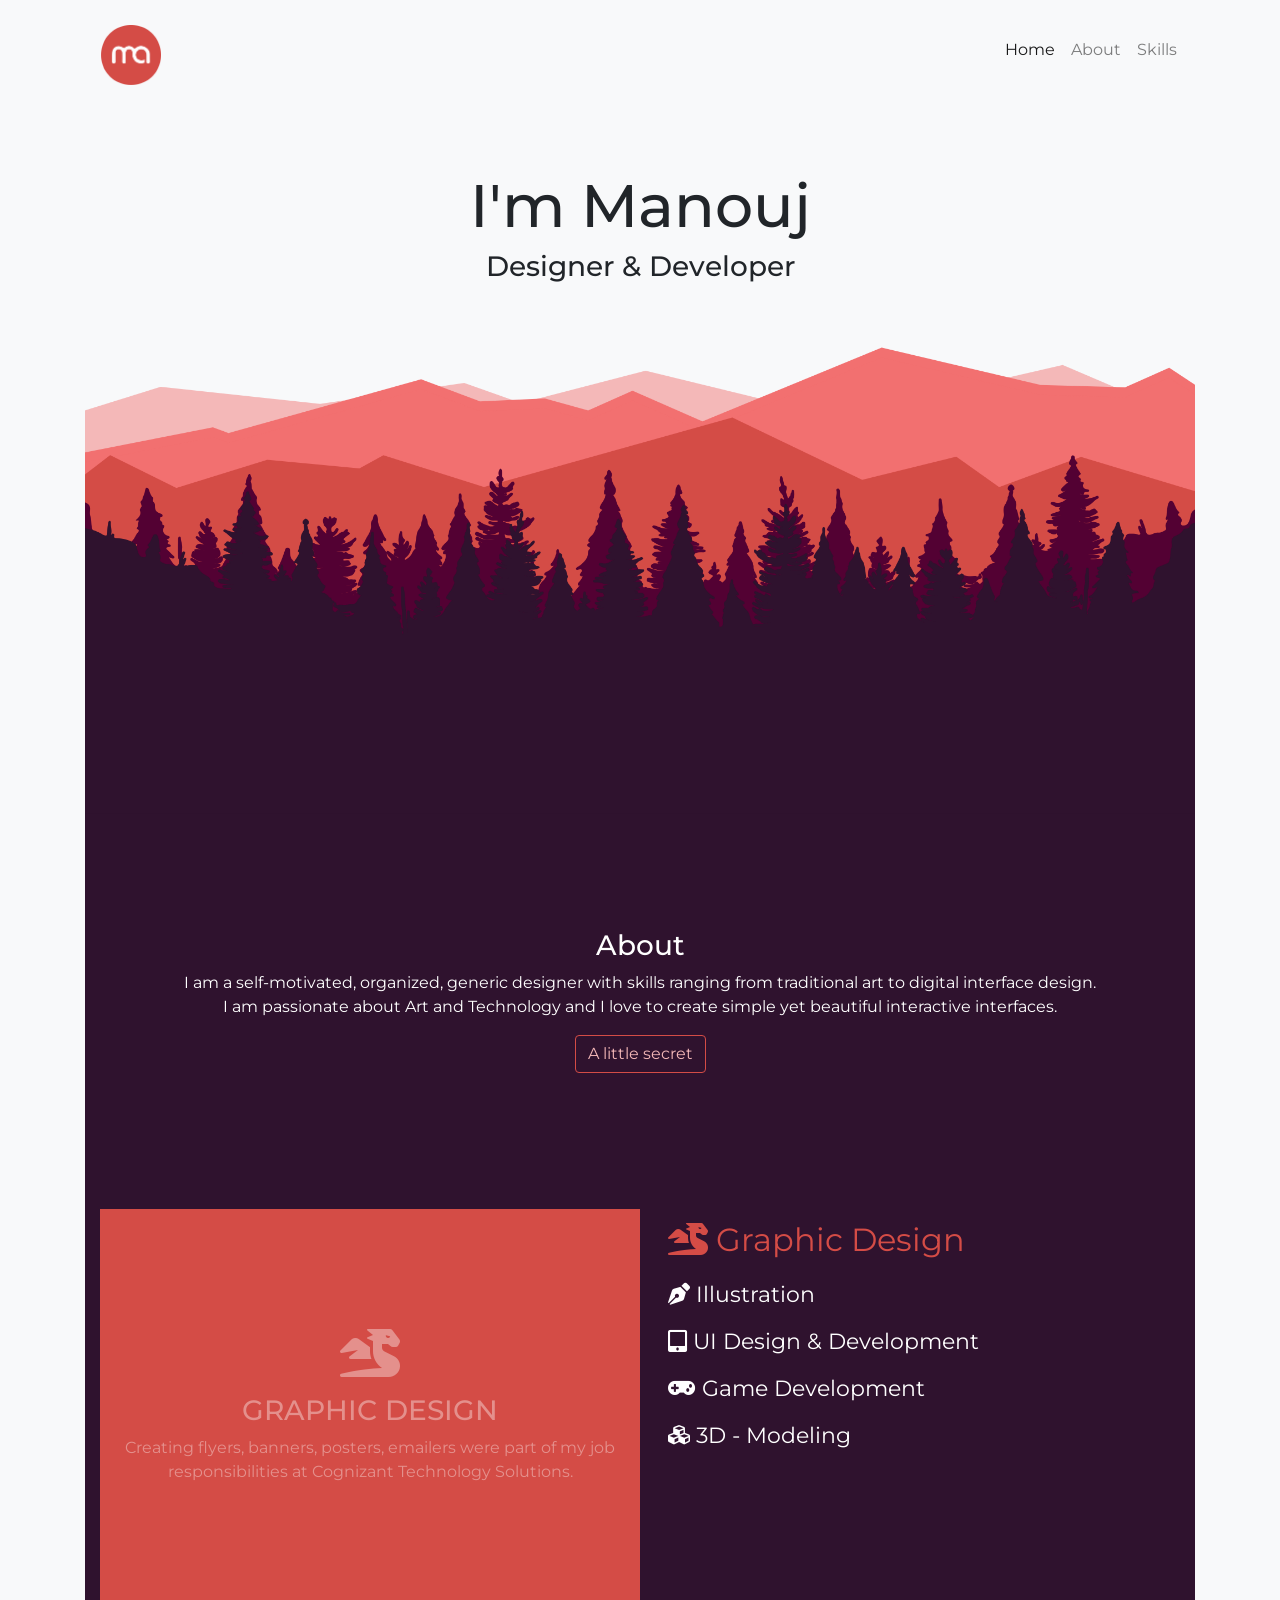
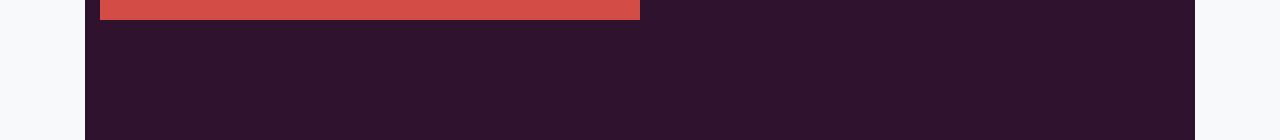
<file: Kim/index.html>
<!DOCTYPE html>
<html lang="en" dir="ltr">
  <head>
    <meta charset="utf-8">
    <meta name="viewport" content="width=device-width, initial-scale=1.0">
    <title>Manouj Kumar</title>
    <link href="https://fonts.googleapis.com/css?family=Montserrat" rel="stylesheet">
    <link rel="stylesheet" href="https://use.fontawesome.com/releases/v5.4.1/css/all.css" integrity="sha384-5sAR7xN1Nv6T6+dT2mhtzEpVJvfS3NScPQTrOxhwjIuvcA67KV2R5Jz6kr4abQsz" crossorigin="anonymous">
    <link rel="stylesheet" href="https://stackpath.bootstrapcdn.com/bootstrap/4.1.3/css/bootstrap.min.css" integrity="sha384-MCw98/SFnGE8fJT3GXwEOngsV7Zt27NXFoaoApmYm81iuXoPkFOJwJ8ERdknLPMO" crossorigin="anonymous">
    <link rel="styleSheet" href="css/main.css">
  </head>

  <body>


    <div class="container contSmall">
    <nav class="navbar navbar-expand-lg navbar-light bg-light myNavBar">
      <a class="navbar-brand" href="#" style="height:60px">
      <img class="logo" src="assets/logo.png" style="max-width:60px;position: absolute;max-height:60px">
    </a>
      <button class="navbar-toggler" style="z-index: 99;" type="button" data-toggle="collapse" data-target="#navbarNavAltMarkup" aria-controls="navbarNavAltMarkup" aria-expanded="false" aria-label="Toggle navigation">
        <span class="navbar-toggler-icon"></span>
      </button>
      <div class="collapse navbar-collapse" id="navbarNavAltMarkup">
        <div class="navbar-nav myNavStyle" style="z-index: 99;">
          <a class="nav-item nav-link active" href="#">Home <span class="sr-only">(current)</span></a>
          <a class="nav-item nav-link" href="#abt">About</a>
          <a class="nav-item nav-link" href="#skills">Skills</a>
        </div>
      </div>
          </nav>
    </div>
    <!-- <h1 class="name">I'm Manouj</h1>
    <h3>Designer & Developer</h3> -->
    <div  class="parallax-object element" id="e1" data-speed="0.8" style="width: 100%;text-align: center;">
      <div stlye="margin-bottom: 100px">
      <h1 class="name nameSmall">I'm Manouj</h1>
     <h3>Designer & Developer</h3>
    </div>
    </div>

<div class="container" >


    <div class="parallax-element-container">


      <div  class="parallax-object element" id="e1" data-speed="0.8" style=" padding-top: 100px;">
        <img src="assets/b1-01.png">
      </div>
      <div  class="parallax-object element" id="e1" data-speed="0.7" style=" padding-top: 100px;">
        <img src="assets/b2-01.png">
      </div>
      <div  class="parallax-object element" id="e1" data-speed="0.6" style=" padding-top: 100px;">
        <img src="assets/b2-01.png">
      </div>
      <div  class="parallax-object element" id="e1" data-speed="0.5" style=" padding-top: 100px;">
        <img src="assets/b3-01.png">
      </div>
      <div  class="parallax-object element" id="e1" data-speed="0.4" style=" padding-top: 100px;">
        <img src="assets/b4-01.png">
      </div>
      <div  class="parallax-object element" id="e1" data-speed="0.1" style=" padding-top: 100px;">

        <img src="assets/b5-01.png">
        <div class="mx-auto">
          <div class="about" id="abt">
          <h3>  About</h3>
          <p>I am a self-motivated, organized, generic designer with skills ranging from traditional art to digital interface design.	<br>
            I am passionate about Art and Technology and I love to create simple yet beautiful interactive interfaces.</p>

            <p>
    <a class="btn btn-secondary abtButton" data-toggle="collapse" href="#collapseExample" role="button" aria-expanded="false" aria-controls="collapseExample">
      A little secret
    </a>

  </p>
  <div class="collapse" id="collapseExample">
    <div class="card card-body">
    I lied :D I'm a gamer!
    </div>
  </div>

          </div>
      </div>

      <div class="container ">
      <div id="skills" class="row games">

        <div class="col-12 col-md-6 skillText order-3 order-md-1">
          <div class="gdSkill hide">
          <p>
              <i class="fas fa-dragon" style="font-size:48px" ></i><br>  <h3>  GRAPHIC DESIGN<br></h3>
                Creating flyers, banners, posters, emailers were part of my job responsibilities at Cognizant Technology Solutions. </p>
              </div>

          <div class="ilSkill hide">
          <i class="fas fa-pen-nib" style="font-size:48px"></i><br><br><h3>  Illustration<br></h3>
          My passion for illustration dates back to my childhood. With time and practice, I got quite good in this skill.</p>
          </div>

          <div class="uiSkill hide"><i class="fas fa-tablet-alt" style="font-size:48px"></i><br><br><h3>   UI Design and Development<br></h3>
          As a User Interface designer at Cognizant, I have designed and developed the front end of several web applications. I am now confident that I will be able to develop responsive websites with ease.</p>
        </div>

          <div class="gaSkill hide"><i class="fas fa-gamepad" style="font-size:48px"></i><br><br><h3> Game Development<br></h3>
          Game always make me curious about their development process. Now that I have learnt C# and p5.js, I can comfortably create small games and functions.</p>
        </div>


          <div class="3dSkill hide"><i class="fas fa-cubes" style="font-size:48px"> </i><br><br> <h3>3D - Modeling<br></h3>
          Using the materials and resources available on the internet, I taught myself to create 3D models using Blender tool.</p>
        </div>

</div>

        <div class="col-12 col-md-6 order-1 order-md-3">
          <ul style="padding-left:0px">
            <li class="btn skills gd"><i class="fas fa-dragon" ></i>  Graphic Design</li><br>
            <li class="btn skills il"><i class="fas fa-pen-nib"></i>   Illustration</li><br>
            <li class="btn skills ui"><i class="fas fa-tablet-alt"></i>  UI Design & Development</li><br>
            <li class="btn skills ga"><i class="fas fa-gamepad"></i>  Game Development</li><br>
            <li class="btn skills 3d"><i class="fas fa-cubes"></i>  3D - Modeling</li>

          </ul>

        </div>


</div>


      </div>
    </div>
</div>
<!--


      <div class="container contSmall">
        <div class="row col-12" style="color:#fff;background: #2c0a2d; margin-left:0px;    background-image: linear-gradient(#2c0a2d, #160e17);">
          <div class="mx-auto">
            <div class="about" id="abt">
            <h3>  About</h3>
            <p>I am a self-motivated, organized, generic designer with skills ranging from traditional art to digital interface design.	<br>
              I am passionate about Art and Technology and I love to create simple yet beautiful interactive interfaces.</p>

              <button type="button" class="btn btn-secondary abtButton" data-container="body" data-toggle="popover" data-placement="bottom" data-content="I lied ;D I'm a Gamer!">
      A little secret
    </button>
            </div>
        </div>
          <div class="col-12 col-md-6 ">
            <div class="col-12">
            <h3 >Game titles that I love </h3>
            <p>This is the list of the best games that I have played. </p>
            <ul>
              <li> GTA 5</li>
              <li> Player Unknown's Battle Grounds </li>
              <li> CS-GO </li>
              <li> Tom Clancy’s Rainbow Six</li>


            </ul>
            <button type="button" class="btn btn-primary" data-toggle="modal" data-target="#exampleModal">
              See full list
            </button>
          </div>

          </div>
          <div class="col-12 col-md-6">
            <div id="carouselExampleControls" class="carousel slide" data-ride="carousel">
          <div class="carousel-inner">
            <div class="carousel-item active">
              <img class="d-block w-100" src="assets/pubg.jpg" alt="First slide">
            </div>
            <div class="carousel-item">
              <img class="d-block w-100" src="assets/gta5.jpg" alt="Second slide">
            </div>
            <div class="carousel-item">
              <img class="d-block w-100" src="assets/mario.jpg" alt="Third slide">
            </div>
          </div>
          <a class="carousel-control-prev" href="#carouselExampleControls" role="button" data-slide="prev">
            <span class="carousel-control-prev-icon" aria-hidden="true"></span>
            <span class="sr-only">Previous</span>
          </a>
          <a class="carousel-control-next" href="#carouselExampleControls" role="button" data-slide="next">
            <span class="carousel-control-next-icon" aria-hidden="true"></span>
            <span class="sr-only">Next</span>
          </a>
        </div>
          </div>
        </div>

        </div>


      </div> -->


      <div class="modal" tabindex="-1" role="dialog" id="exampleModal">
        <div class="modal-dialog" role="document">
          <div class="modal-content">
            <div class="modal-header">
              <h5 class="modal-title">Full List</h5>
              <button type="button" class="close" data-dismiss="modal" aria-label="Close">
                <span aria-hidden="true">&times;</span>
              </button>
            </div>
            <div class="modal-body">
              <li> Mario </li>
                <li> Tekken</li>
                  <li> Fifa 18</li>
            </div>
            <div class="modal-footer">
              <button type="button" class="btn btn-secondary" data-dismiss="modal">Close</button>

            </div>
          </div>
        </div>
      </div>





  </body>

  <script src="https://code.jquery.com/jquery-3.3.1.slim.min.js" integrity="sha384-q8i/X+965DzO0rT7abK41JStQIAqVgRVzpbzo5smXKp4YfRvH+8abtTE1Pi6jizo" crossorigin="anonymous"></script>
<script src="https://cdnjs.cloudflare.com/ajax/libs/popper.js/1.14.3/umd/popper.min.js" integrity="sha384-ZMP7rVo3mIykV+2+9J3UJ46jBk0WLaUAdn689aCwoqbBJiSnjAK/l8WvCWPIPm49" crossorigin="anonymous"></script>
<script src="https://stackpath.bootstrapcdn.com/bootstrap/4.1.3/js/bootstrap.min.js" integrity="sha384-ChfqqxuZUCnJSK3+MXmPNIyE6ZbWh2IMqE241rYiqJxyMiZ6OW/JmZQ5stwEULTy" crossorigin="anonymous"></script>
<script src="https://ajax.googleapis.com/ajax/libs/jquery/1.11.0/jquery.min.js"></script>
<script src="js/skills.js"></script>
<script src="js/para.js"></script>
<script>
(function($) {
    $('[data-toggle="popover"]').popover({
    container: 'body'
  })
});
</script>


</html>
</file>
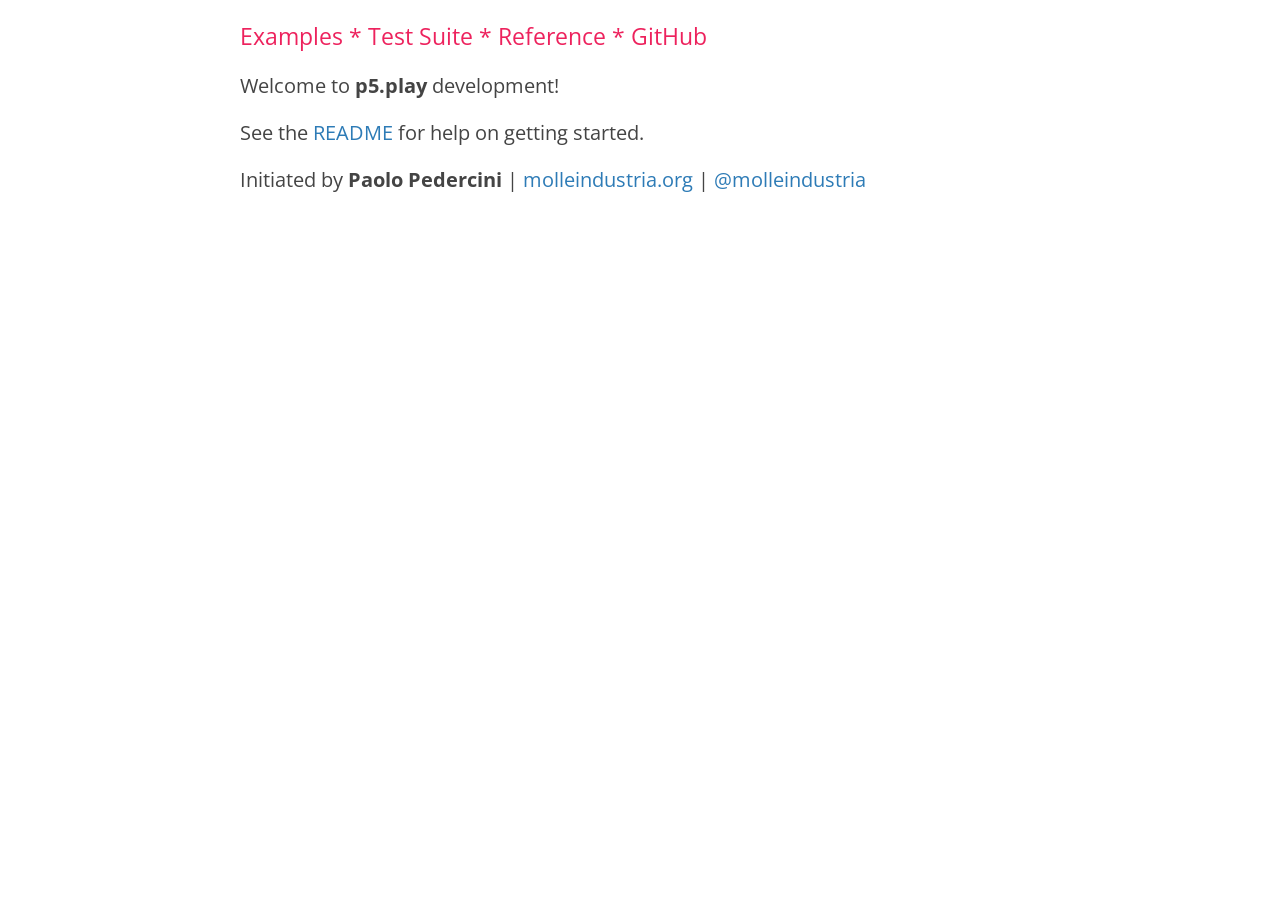
<file: HW/p5.play-master/p5.play-master/index.html>
<!DOCTYPE html>
<meta charset="utf-8">
<meta name="viewport" content="width=device-width, initial-scale=1">
<style>
body {
  max-width: 800px;
  margin: 0 auto;
  padding: 20px;
  font-family: 'Open Sans', sans-serif;
  font-size:20px;
  color: #444;
}

a:link, a:visited {
  color: #2D7BB6;
  text-decoration: none;
}

a:active, a:hover, #reference a:hover {
  color:#ED225D;
  text-decoration: none;
  padding-bottom: 0.11em;
  border-bottom: 0.11em dashed;
  border-bottom-color: #ED225D;
  transition: border-bottom 30ms linear;
}

#navMenu, #navMenu a {
  font-size:23px; 
  color: #ED225D;
}
</style>
<link href="http://fonts.googleapis.com/css?family=Open+Sans:400,600" rel="stylesheet">
<title>Welcome to p5.play development!</title>
<div id="navMenu">
  <a href="examples/">Examples</a>
  *
  <a href="test/">Test Suite</a>
  *
  <a href="docs/">Reference</a>
  *
  <a href="https://github.com/molleindustria/p5.play/">GitHub</a>
</div>  
<p>Welcome to <strong>p5.play</strong> development!</p>
<p>See the <a href="https://github.com/molleindustria/p5.play/#readme">README</a> for help on getting started.</p>
<p>
  Initiated by <strong>Paolo Pedercini</strong> | 
  <a href="http://molleindustria.org/">molleindustria.org</a> |
  <a href="https://twitter.com/molleindustria">@molleindustria</a>
</p>
</file>
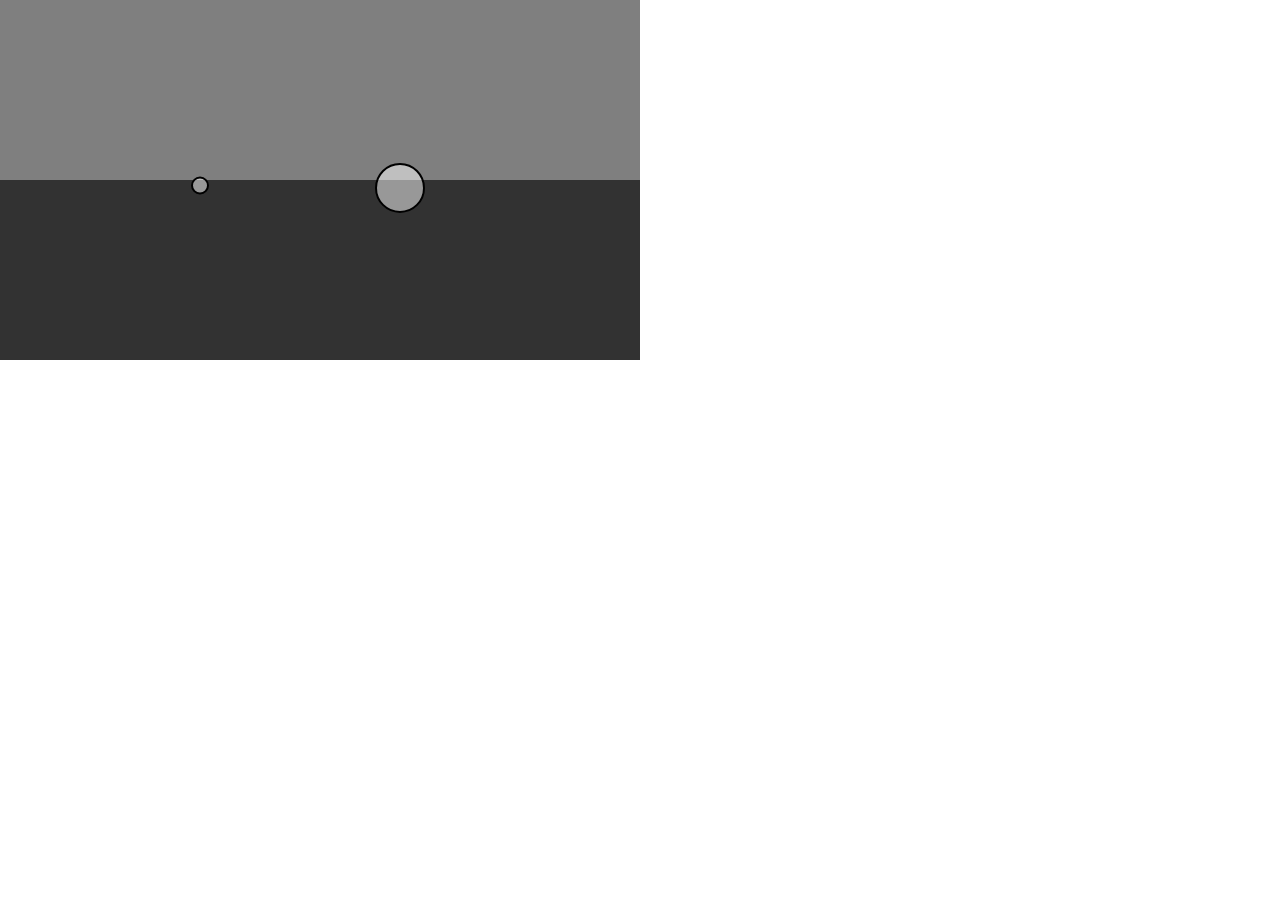
<file: HW/p5/01_drag_force/index.html>
<!DOCTYPE html>
<html>
  <head>
    <meta charset="UTF-8">
    <title>Session 2 Drag Force</title>
    <script src="libraries/p5.js" type="text/javascript"></script>
    <script src="libraries/p5.dom.js" type="text/javascript"></script>
    <script src="libraries/p5.sound.js" type="text/javascript"></script>

    <script src="particle.js" type="text/javascript"></script>
    <script src="liquid.js" type="text/javascript"></script>
    <script src="sketch.js" type="text/javascript"></script>

    <style> body {padding: 0; margin: 0;} canvas {vertical-align: top;} </style>
  </head>
  <body>
  </body>
</html>
</file>
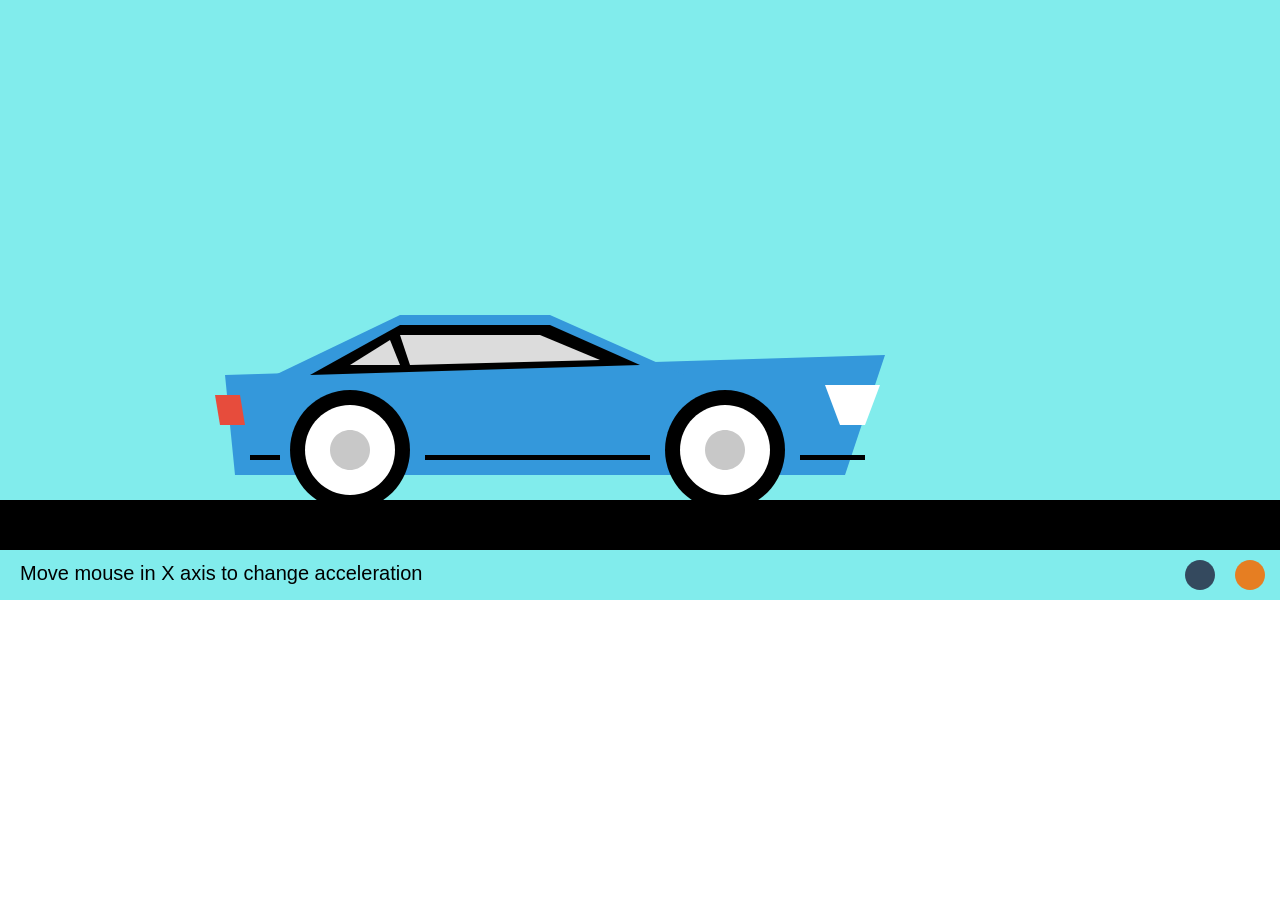
<file: HW/p5/Character/index.html>
<!DOCTYPE html>
<html>
  <head>
    <meta charset="utf-8">
    <meta name="viewport" width=device-width, initial-scale=1.0, maximum-scale=1.0, user-scalable=0>
    <style> body {padding: 0; margin: 0;} </style>
    <script src="../p5.min.js"></script>
    <script src="../addons/p5.dom.min.js"></script>
    <script src="../addons/p5.sound.min.js"></script>
    <script src="sketch.js"></script>
  </head>
  <body>
    </body>
</html>
</file>
<file: Kim/css/main.css>
.red{
  background:red;
}

.blue{
  background:blue;
}

.teal{
  background:teal;
}

.orange{
  background:orange;
}

.pink{
  background:pink;
}
body{
  background-color:#f8f9fa;
  font-family: 'Montserrat', sans-serif;
}

.myHeader
{
    /* background-image: url("../assets/bg-01.png"); */
  text-align: center!important;
    background-size: cover;
    background-color:#f8f9fa;
  height:580px;
}

.mx-auto
{
  margin-left:auto !important;
  margin-right:auto !important;
}

.about
{
  background-color: #2f122e;
  color:#fff;
  text-align: center!important;
  padding-top:120px;
  padding-left: 15px;
  padding-right: 15px;
  padding-bottom: 120px;
  margin-top:-5px;
}
.games
{
  background-color: #2f122e;
  color:#fff;


  padding-left: 15px;
  padding-right: 15px;
  padding-bottom: 120px;

}

@media (min-width: 990px) {
  .myNavStyle
  {
  position: absolute;
  right: 10px;
  }

  .myNavBar
  {
    min-height:100px;
  }
}

.name
{
font-family: 'Montserrat', sans-serif;
  font-size: 60px;
  padding-top: 150px;

}

@media (max-width:767px)
{
  .logo
  {
    float:left;
  }
  .contSmall
  {
    padding:0;
  }
  .nameSmall
  {
    font-size:42px;
    margin-top: -50px
  }
}

  .abtButton
{
  background:transparent !important;
  color: #f4b8b8;
  border-color: #d44c46;
}

.navbar-nav
{
  text-align: right !important;
}


.parallax-element-container {
  position: relative;
}

.element {
  position: absolute;

}

.element img {
  width: 100%;
  height: 100%;
}

.card-body
{
          background: #d44c46 !important;
}

.activeList{
  color: #d44c46 !important;
  font-size: 32px  !important;
}

.hide{
  display: none;
}

.skills
{
  color: #fff;
  font-size: 22px;

}

@media (max-width:1200px)
{
  .activeList{
    color: #d44c46 !important;
    font-size: 22px  !important;
  }

  .hide{
    display: none;
  }

  .skills
  {
    color: #f4b8b8;
    font-size: 18px;
  }
}

i.fa {
  display: inline-block;
  border-radius: 60px;
  box-shadow: 0px 0px 2px #888;
  padding: 0.5em 0.6em;
  background-color: #000;

}

.skillText
{
  color:#ffffff61;
  background: #d44c46;

  text-align: center!important;
  padding-top:120px;
  padding-left: 15px;
  padding-right: 15px;
  padding-bottom: 120px;

}
</file>
